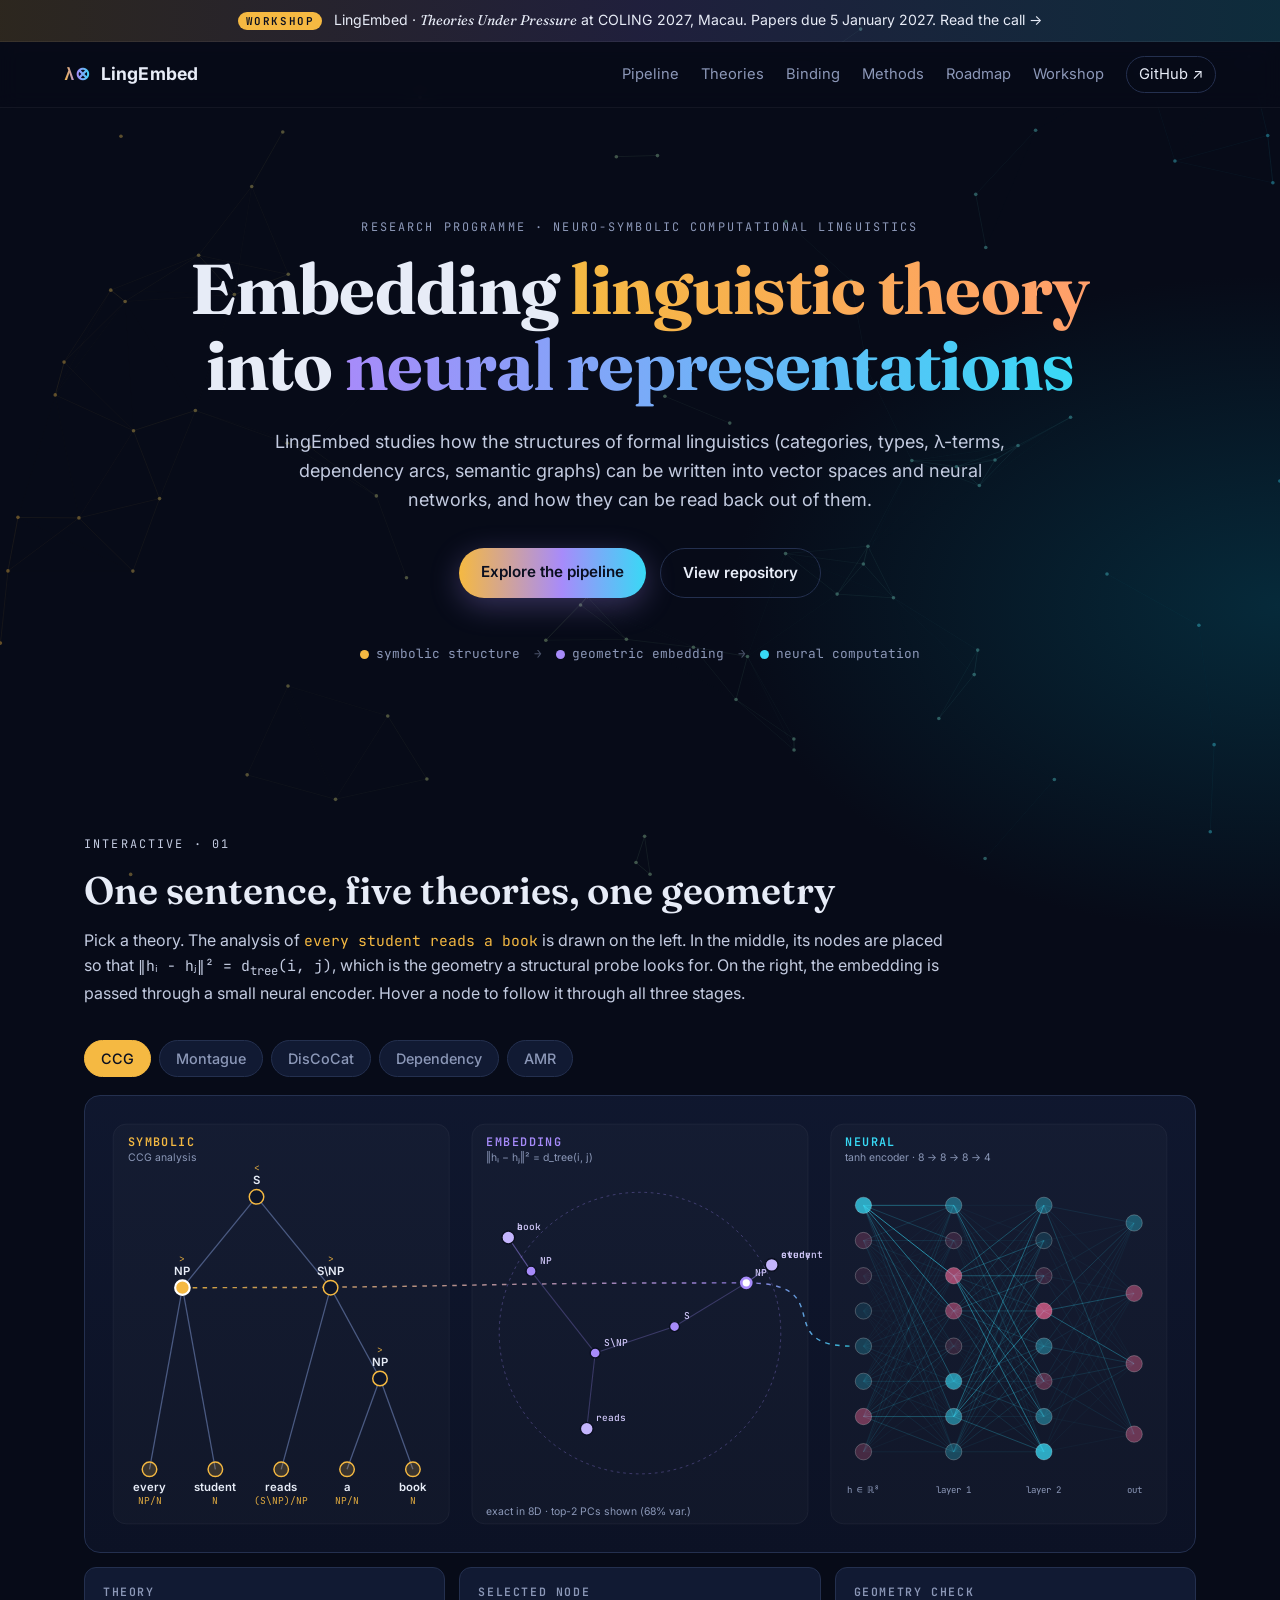
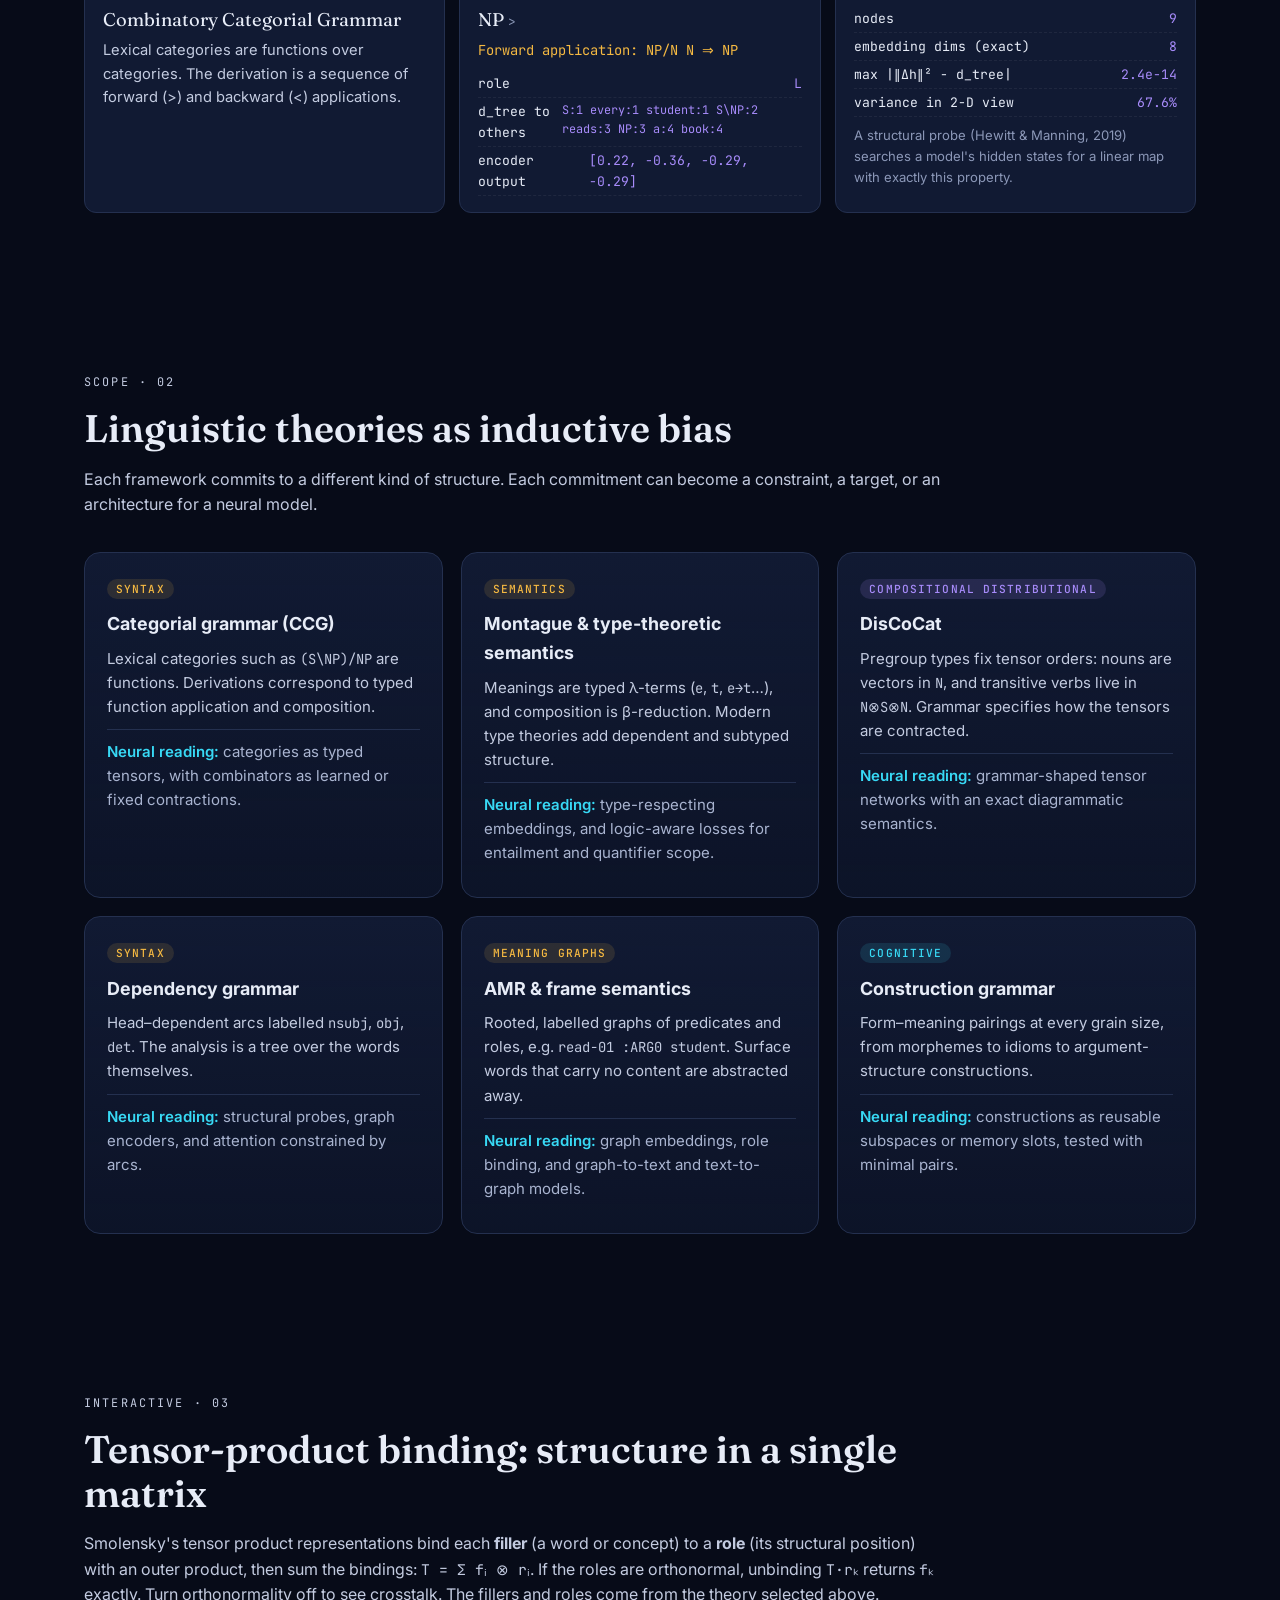
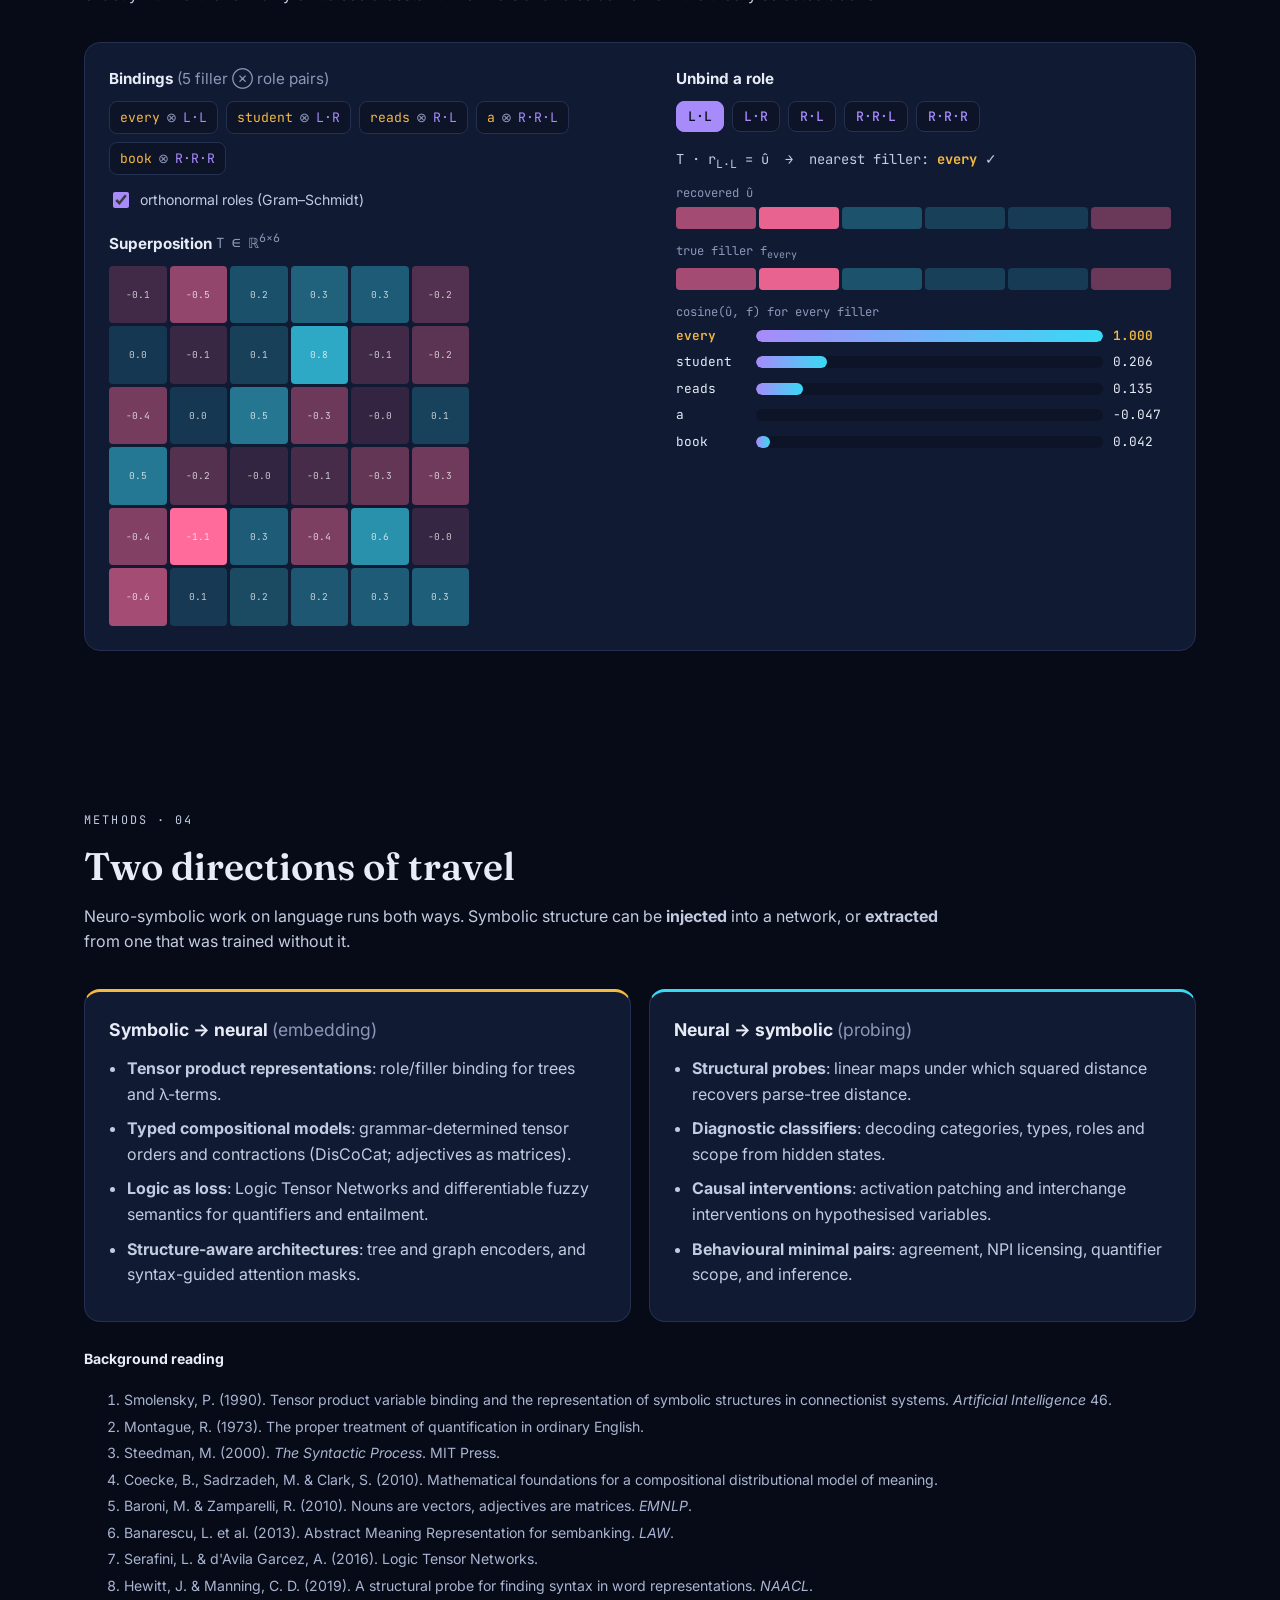
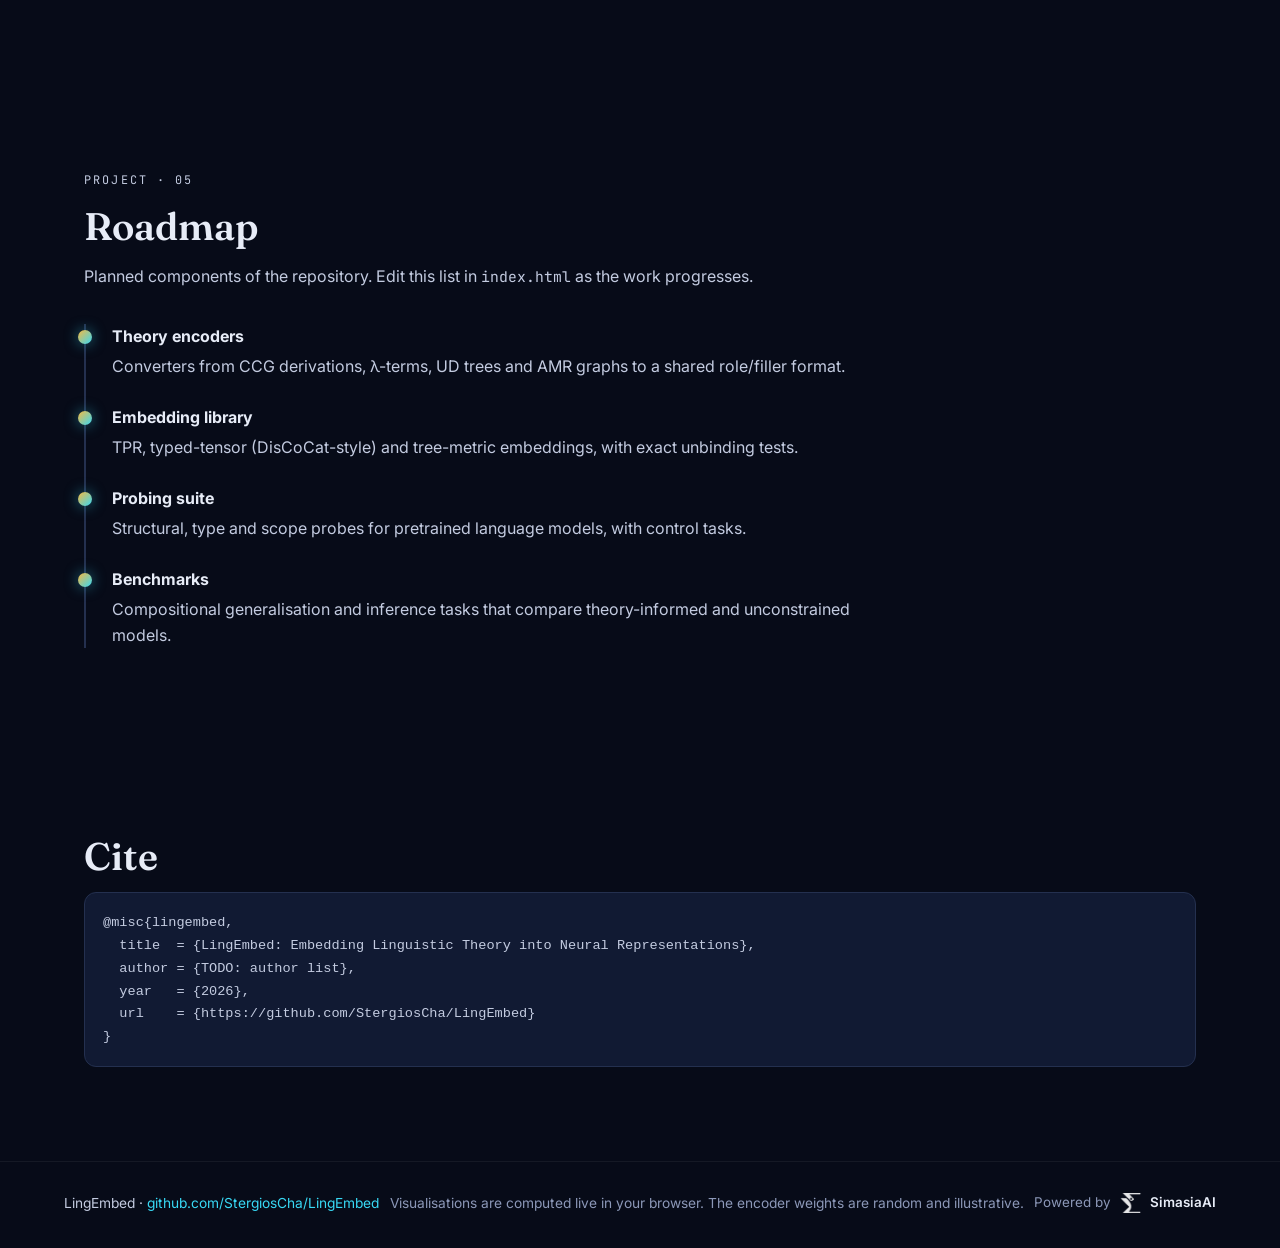
<file: index.html>
<!doctype html>
<html lang="en">
<head>
  <meta charset="utf-8">
  <meta name="viewport" content="width=device-width, initial-scale=1">
  <title>LingEmbed — Embedding linguistic theory into neural representations</title>
  <meta name="description" content="LingEmbed: neuro-symbolic methods for embedding formal linguistic theories (categorial grammar, Montague semantics, DisCoCat, dependency grammar, AMR) into neural representations.">
  <meta property="og:title" content="LingEmbed">
  <meta property="og:description" content="Embedding linguistic theory into neural representations.">
  <link rel="preconnect" href="https://fonts.googleapis.com">
  <link rel="preconnect" href="https://fonts.gstatic.com" crossorigin>
  <link href="https://fonts.googleapis.com/css2?family=Fraunces:opsz,wght@9..144,500;9..144,700&family=Inter:wght@400;500;600;700&family=JetBrains+Mono:wght@400;500&display=swap" rel="stylesheet">
  <link rel="stylesheet" href="assets/style.css">
</head>
<body>
  <canvas id="bg" aria-hidden="true"></canvas>

  <a class="ws-banner" href="https://stergioscha.github.io/LingEmbed-workshop/"><span class="ws-tag">workshop</span> LingEmbed · <i>Theories Under Pressure</i> at COLING 2027, Macau. Papers due 5 January 2027. Read the call →</a>
  <header class="nav">
    <a class="brand" href="#top"><span class="brand-mark">λ⊗</span> LingEmbed</a>
    <nav>
      <a href="#pipeline">Pipeline</a>
      <a href="#theories">Theories</a>
      <a href="#binding">Binding</a>
      <a href="#methods">Methods</a>
      <a href="#roadmap">Roadmap</a>
      <a href="https://stergioscha.github.io/LingEmbed-workshop/">Workshop</a>
      <a class="btn-gh" href="https://github.com/StergiosCha/LingEmbed" target="_blank" rel="noopener">GitHub ↗</a>
    </nav>
  </header>

  <main id="top">
    <!-- HERO -->
    <section class="hero">
      <p class="eyebrow">research programme · neuro-symbolic computational linguistics</p>
      <h1>Embedding <span class="grad-sym">linguistic theory</span><br>into <span class="grad-neu">neural representations</span></h1>
      <p class="lede">LingEmbed studies how the structures of formal linguistics (categories, types, λ-terms, dependency arcs, semantic graphs) can be written into vector spaces and neural networks, and how they can be read back out of them.</p>
      <div class="hero-cta">
        <a class="btn primary" href="#pipeline">Explore the pipeline</a>
        <a class="btn ghost" href="https://github.com/StergiosCha/LingEmbed" target="_blank" rel="noopener">View repository</a>
      </div>
      <div class="hero-legend">
        <span><i class="dot sym"></i>symbolic structure</span>
        <span class="arrow">→</span>
        <span><i class="dot emb"></i>geometric embedding</span>
        <span class="arrow">→</span>
        <span><i class="dot neu"></i>neural computation</span>
      </div>
    </section>

    <!-- PIPELINE -->
    <section id="pipeline" class="block">
      <div class="block-head">
        <p class="eyebrow">interactive · 01</p>
        <h2>One sentence, five theories, one geometry</h2>
        <p>Pick a theory. The analysis of <em class="mono">every student reads a book</em> is drawn on the left. In the middle, its nodes are placed so that <span class="mono">‖hᵢ − hⱼ‖² = d<sub>tree</sub>(i, j)</span>, which is the geometry a structural probe looks for. On the right, the embedding is passed through a small neural encoder. Hover a node to follow it through all three stages.</p>
      </div>

      <div class="tabs" id="theoryTabs" role="tablist"></div>

      <div class="viz-wrap">
        <svg id="pipelineSvg" viewBox="0 0 1200 480" role="img" aria-label="Pipeline from symbolic analysis to embedding to neural network"></svg>
      </div>

      <div class="info-grid">
        <div class="info-card" id="infoTheory"></div>
        <div class="info-card" id="infoNode"></div>
        <div class="info-card" id="infoGeom"></div>
      </div>
    </section>

    <!-- THEORIES -->
    <section id="theories" class="block">
      <div class="block-head">
        <p class="eyebrow">scope · 02</p>
        <h2>Linguistic theories as inductive bias</h2>
        <p>Each framework commits to a different kind of structure. Each commitment can become a constraint, a target, or an architecture for a neural model.</p>
      </div>
      <div class="cards">
        <article class="card">
          <div class="card-tag sym">syntax</div>
          <h3>Categorial grammar (CCG)</h3>
          <p>Lexical categories such as <span class="mono">(S\NP)/NP</span> are functions. Derivations correspond to typed function application and composition.</p>
          <p class="card-neural"><b>Neural reading:</b> categories as typed tensors, with combinators as learned or fixed contractions.</p>
        </article>
        <article class="card">
          <div class="card-tag sym">semantics</div>
          <h3>Montague &amp; type-theoretic semantics</h3>
          <p>Meanings are typed λ-terms (<span class="mono">e</span>, <span class="mono">t</span>, <span class="mono">e→t</span>…), and composition is β-reduction. Modern type theories add dependent and subtyped structure.</p>
          <p class="card-neural"><b>Neural reading:</b> type-respecting embeddings, and logic-aware losses for entailment and quantifier scope.</p>
        </article>
        <article class="card">
          <div class="card-tag emb">compositional distributional</div>
          <h3>DisCoCat</h3>
          <p>Pregroup types fix tensor orders: nouns are vectors in <span class="mono">N</span>, and transitive verbs live in <span class="mono">N⊗S⊗N</span>. Grammar specifies how the tensors are contracted.</p>
          <p class="card-neural"><b>Neural reading:</b> grammar-shaped tensor networks with an exact diagrammatic semantics.</p>
        </article>
        <article class="card">
          <div class="card-tag sym">syntax</div>
          <h3>Dependency grammar</h3>
          <p>Head–dependent arcs labelled <span class="mono">nsubj</span>, <span class="mono">obj</span>, <span class="mono">det</span>. The analysis is a tree over the words themselves.</p>
          <p class="card-neural"><b>Neural reading:</b> structural probes, graph encoders, and attention constrained by arcs.</p>
        </article>
        <article class="card">
          <div class="card-tag sym">meaning graphs</div>
          <h3>AMR &amp; frame semantics</h3>
          <p>Rooted, labelled graphs of predicates and roles, e.g. <span class="mono">read-01 :ARG0 student</span>. Surface words that carry no content are abstracted away.</p>
          <p class="card-neural"><b>Neural reading:</b> graph embeddings, role binding, and graph-to-text and text-to-graph models.</p>
        </article>
        <article class="card">
          <div class="card-tag neu">cognitive</div>
          <h3>Construction grammar</h3>
          <p>Form–meaning pairings at every grain size, from morphemes to idioms to argument-structure constructions.</p>
          <p class="card-neural"><b>Neural reading:</b> constructions as reusable subspaces or memory slots, tested with minimal pairs.</p>
        </article>
      </div>
    </section>

    <!-- BINDING -->
    <section id="binding" class="block">
      <div class="block-head">
        <p class="eyebrow">interactive · 03</p>
        <h2>Tensor-product binding: structure in a single matrix</h2>
        <p>Smolensky's tensor product representations bind each <b>filler</b> (a word or concept) to a <b>role</b> (its structural position) with an outer product, then sum the bindings: <span class="mono">T = Σ fᵢ ⊗ rᵢ</span>. If the roles are orthonormal, unbinding <span class="mono">T·rₖ</span> returns <span class="mono">fₖ</span> exactly. Turn orthonormality off to see crosstalk. The fillers and roles come from the theory selected above.</p>
      </div>

      <div class="binding">
        <div class="binding-left">
          <h4>Bindings <span class="muted" id="bindCount"></span></h4>
          <ul class="bind-list" id="bindList"></ul>
          <label class="toggle"><input type="checkbox" id="orthoToggle" checked> <span>orthonormal roles (Gram–Schmidt)</span></label>
          <h4>Superposition <span class="mono muted">T ∈ ℝ<sup>6×6</sup></span></h4>
          <div class="heat" id="heatT"></div>
        </div>
        <div class="binding-right">
          <h4>Unbind a role</h4>
          <div class="role-btns" id="roleBtns"></div>
          <div class="unbind" id="unbindOut"></div>
        </div>
      </div>
    </section>

    <!-- METHODS -->
    <section id="methods" class="block">
      <div class="block-head">
        <p class="eyebrow">methods · 04</p>
        <h2>Two directions of travel</h2>
        <p>Neuro-symbolic work on language runs both ways. Symbolic structure can be <b>injected</b> into a network, or <b>extracted</b> from one that was trained without it.</p>
      </div>
      <div class="two-col">
        <div class="col sym-col">
          <h3>Symbolic → neural <span class="muted">(embedding)</span></h3>
          <ul>
            <li><b>Tensor product representations</b>: role/filler binding for trees and λ-terms.</li>
            <li><b>Typed compositional models</b>: grammar-determined tensor orders and contractions (DisCoCat; adjectives as matrices).</li>
            <li><b>Logic as loss</b>: Logic Tensor Networks and differentiable fuzzy semantics for quantifiers and entailment.</li>
            <li><b>Structure-aware architectures</b>: tree and graph encoders, and syntax-guided attention masks.</li>
          </ul>
        </div>
        <div class="col neu-col">
          <h3>Neural → symbolic <span class="muted">(probing)</span></h3>
          <ul>
            <li><b>Structural probes</b>: linear maps under which squared distance recovers parse-tree distance.</li>
            <li><b>Diagnostic classifiers</b>: decoding categories, types, roles and scope from hidden states.</li>
            <li><b>Causal interventions</b>: activation patching and interchange interventions on hypothesised variables.</li>
            <li><b>Behavioural minimal pairs</b>: agreement, NPI licensing, quantifier scope, and inference.</li>
          </ul>
        </div>
      </div>

      <div class="refs">
        <h4>Background reading</h4>
        <ol>
          <li>Smolensky, P. (1990). Tensor product variable binding and the representation of symbolic structures in connectionist systems. <i>Artificial Intelligence</i> 46.</li>
          <li>Montague, R. (1973). The proper treatment of quantification in ordinary English.</li>
          <li>Steedman, M. (2000). <i>The Syntactic Process</i>. MIT Press.</li>
          <li>Coecke, B., Sadrzadeh, M. &amp; Clark, S. (2010). Mathematical foundations for a compositional distributional model of meaning.</li>
          <li>Baroni, M. &amp; Zamparelli, R. (2010). Nouns are vectors, adjectives are matrices. <i>EMNLP</i>.</li>
          <li>Banarescu, L. et al. (2013). Abstract Meaning Representation for sembanking. <i>LAW</i>.</li>
          <li>Serafini, L. &amp; d'Avila Garcez, A. (2016). Logic Tensor Networks.</li>
          <li>Hewitt, J. &amp; Manning, C. D. (2019). A structural probe for finding syntax in word representations. <i>NAACL</i>.</li>
        </ol>
      </div>
    </section>

    <!-- ROADMAP -->
    <section id="roadmap" class="block">
      <div class="block-head">
        <p class="eyebrow">project · 05</p>
        <h2>Roadmap</h2>
        <p>Planned components of the repository. Edit this list in <span class="mono">index.html</span> as the work progresses.</p>
      </div>
      <div class="timeline">
        <div class="tl-item"><span class="tl-dot"></span><div><h4>Theory encoders</h4><p>Converters from CCG derivations, λ-terms, UD trees and AMR graphs to a shared role/filler format.</p></div></div>
        <div class="tl-item"><span class="tl-dot"></span><div><h4>Embedding library</h4><p>TPR, typed-tensor (DisCoCat-style) and tree-metric embeddings, with exact unbinding tests.</p></div></div>
        <div class="tl-item"><span class="tl-dot"></span><div><h4>Probing suite</h4><p>Structural, type and scope probes for pretrained language models, with control tasks.</p></div></div>
        <div class="tl-item"><span class="tl-dot"></span><div><h4>Benchmarks</h4><p>Compositional generalisation and inference tasks that compare theory-informed and unconstrained models.</p></div></div>
      </div>
    </section>

    <section class="block cite">
      <h2>Cite</h2>
<pre class="bib"><code>@misc{lingembed,
  title  = {LingEmbed: Embedding Linguistic Theory into Neural Representations},
  author = {TODO: author list},
  year   = {2026},
  url    = {https://github.com/StergiosCha/LingEmbed}
}</code></pre>
    </section>
  </main>

  <footer>
    <span>LingEmbed · <a href="https://github.com/StergiosCha/LingEmbed">github.com/StergiosCha/LingEmbed</a></span>
    <span class="muted">Visualisations are computed live in your browser. The encoder weights are random and illustrative.</span>
    <a class="powered" href="https://simasiaai.gr/" target="_blank" rel="noopener noreferrer"><span>Powered by</span><img src="assets/simasia-mark.png" alt="SimasiaAI" width="22" height="20"><b>SimasiaAI</b></a>
  </footer>

  <script src="assets/app.js"></script>
</body>
</html>
</file>
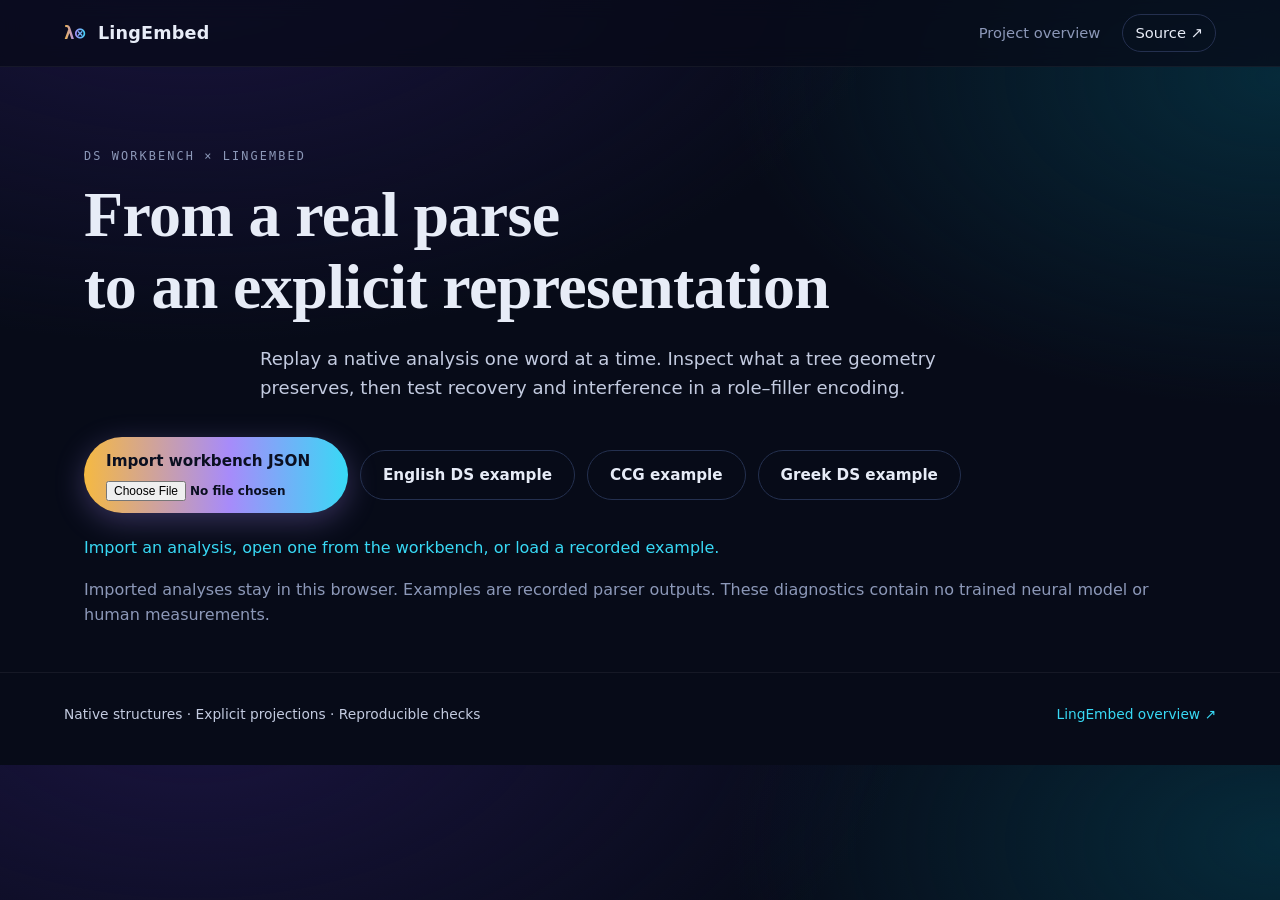
<file: workbench.html>
<!doctype html>
<html lang="en">
<head>
  <meta charset="utf-8"><meta name="viewport" content="width=device-width, initial-scale=1">
  <title>Workbench traces · LingEmbed</title>
  <link rel="stylesheet" href="assets/style.css"><link rel="stylesheet" href="assets/workbench.css">
  <script src="assets/bridge-core.js" defer></script><script src="assets/workbench.js" defer></script>
</head>
<body>
  <header class="nav"><a class="brand" href="index.html"><span class="brand-mark">λ⊗</span> LingEmbed</a><nav><a href="index.html">Project overview</a><a class="btn-gh" href="https://github.com/StergiosCha/LingEmbed">Source ↗</a></nav></header>
  <main>
    <section class="block trace-intro">
      <p class="eyebrow">DS WORKBENCH × LINGEMBED</p><h1>From a real parse<br>to an explicit representation</h1>
      <p class="lede">Replay a native analysis one word at a time. Inspect what a tree geometry preserves, then test recovery and interference in a role–filler encoding.</p>
      <div class="import-controls">
        <label class="btn primary">Import workbench JSON<input id="import-file" type="file" accept=".json,application/json"></label>
        <button class="btn ghost" data-example="ds-english">English DS example</button>
        <button class="btn ghost" data-example="ccg-english">CCG example</button>
        <button class="btn ghost" data-example="ds-greek">Greek DS example</button>
      </div>
      <p id="import-status" role="status">Import an analysis, open one from the workbench, or load a recorded example.</p>
      <p class="muted">Imported analyses stay in this browser. Examples are recorded parser outputs. These diagnostics contain no trained neural model or human measurements.</p>
    </section>
    <section id="trace" class="block" hidden>
      <div class="block-head"><p class="eyebrow" id="engine"></p><h2 id="sentence"></h2><p id="coverage"></p></div>
      <div id="tokens" class="token-strip" aria-label="Native token sequence"></div>
      <div class="replay-controls">
        <button id="previous" class="btn ghost">← Previous</button><button id="play" class="btn ghost">Play replay</button><button id="next" class="btn ghost">Next →</button>
        <label>Recorded state <input id="frame" type="range" min="0" value="0"></label>
      </div>
      <p id="prefix" class="prefix" aria-live="polite"></p>
      <label id="alternative-label">Exported analysis <select id="alternative"></select></label><p id="alternatives-note" class="muted"></p>
      <div id="empty-state" class="card" hidden></div>
      <div id="structure-panels" class="trace-grid">
        <article class="card native-card"><div class="card-tag sym">native structure</div><h3 id="structure-kind"></h3><p id="structure-note" class="muted"></p>
          <div class="tree-scroll"><svg id="native-tree" role="img" aria-label="Native analysis tree"></svg></div>
          <h4>Selected node</h4><pre id="node-detail"></pre>
        </article>
        <article class="card"><div class="card-tag emb">encoding diagnostics</div><h3>What survives the encoding?</h3>
          <h4>Tree geometry</h4><p id="geometry-result"></p><p class="muted">One coordinate per edge: ‖hᵢ − hⱼ‖² = d_tree(i,j). The matrix shows full tree distances. Types, meanings and edge labels are absent from this geometry.</p>
          <div class="matrix-scroll"><table id="distance-matrix" aria-label="Tree distances"></table></div>
          <h4>Role–filler recovery</h4><label>Shared role component ρ <input id="overlap" type="range" min="0" max="1" step="0.25" value="0"><output id="overlap-value">0</output></label>
          <p id="binding-result" aria-live="polite"></p>
          <p class="muted">The same categorical fillers and decoder are used in every condition. The role dot product is ρ between different nodes. The codebook contains complete node and outgoing-edge records; it is supplied to the decoder.</p>
          <div class="matrix-scroll"><table id="sweep"><thead><tr><th>ρ</th><th>Max vector error</th><th>Unique recovery</th><th>Tied queries</th></tr></thead><tbody></tbody></table></div>
          <p class="muted">Overlap can distort vectors without changing the decoded record. At ρ = 1, multiple roles become indistinguishable. This is a binding diagnostic, not a fitted model of memory.</p>
          <button id="download-diagnostic" class="btn ghost">Download encoding check</button>
        </article>
      </div>
      <details open><summary>What this export preserves and omits</summary><div id="projection"></div></details>
      <details><summary>Recorded native state</summary><pre id="native-state"></pre></details>
      <details><summary>Source and version information</summary><pre id="provenance"></pre></details>
    </section>
  </main>
  <footer><span>Native structures · Explicit projections · Reproducible checks</span><a href="index.html">LingEmbed overview ↗</a></footer>
</body></html>
</file>
<file: assets/style.css>
:root{
  --bg:#070b18; --bg2:#0d1428; --panel:#111a33; --line:#24304f;
  --text:#e7ecf7; --muted:#8c98b8;
  --sym:#f5b942; --emb:#a78bfa; --neu:#38d9f5; --neg:#ff6b9a;
  --radius:16px;
  --serif:'Fraunces',Georgia,serif; --sans:'Inter',system-ui,-apple-system,sans-serif; --mono:'JetBrains Mono',ui-monospace,Menlo,monospace;
}
*{box-sizing:border-box}
html{scroll-behavior:smooth}
body{margin:0;background:radial-gradient(1200px 700px at 15% -10%,#1a1440 0%,transparent 60%),radial-gradient(1000px 600px at 100% 10%,#062a3a 0%,transparent 55%),var(--bg);color:var(--text);font-family:var(--sans);line-height:1.6;-webkit-font-smoothing:antialiased}
#bg{position:fixed;inset:0;width:100%;height:100%;z-index:-1;opacity:.55;pointer-events:none}
a{color:var(--neu);text-decoration:none}
a:hover{text-decoration:underline}
.mono{font-family:var(--mono);font-size:.92em}
.muted{color:var(--muted);font-weight:400}
em.mono{font-style:normal;color:var(--sym)}

/* nav */
.nav{position:sticky;top:0;z-index:10;display:flex;justify-content:space-between;align-items:center;padding:14px 5vw;background:rgba(7,11,24,.72);backdrop-filter:blur(10px);border-bottom:1px solid rgba(255,255,255,.05)}
.brand{font-weight:700;color:var(--text);font-size:1.1rem;letter-spacing:.2px}
.brand:hover{text-decoration:none}
.brand-mark{font-family:var(--mono);background:linear-gradient(90deg,var(--sym),var(--emb),var(--neu));-webkit-background-clip:text;background-clip:text;color:transparent;margin-right:6px}
.nav nav{display:flex;gap:22px;align-items:center;flex-wrap:wrap}
.nav nav a{color:var(--muted);font-size:.92rem}
.nav nav a:hover{color:var(--text);text-decoration:none}
.btn-gh{border:1px solid var(--line);padding:6px 12px;border-radius:999px;color:var(--text)!important}

/* hero */
.hero{max-width:1100px;margin:0 auto;padding:110px 5vw 90px;text-align:center}
.eyebrow{font-family:var(--mono);text-transform:uppercase;letter-spacing:.18em;font-size:.74rem;color:var(--muted);margin:0 0 14px}
h1{font-family:var(--serif);font-weight:700;font-size:clamp(2.4rem,5.6vw,4.4rem);line-height:1.08;margin:0 0 24px;letter-spacing:-.01em}
.grad-sym{background:linear-gradient(90deg,var(--sym),#ff9f6b);-webkit-background-clip:text;background-clip:text;color:transparent}
.grad-neu{background:linear-gradient(90deg,var(--emb),var(--neu));-webkit-background-clip:text;background-clip:text;color:transparent}
.lede{max-width:760px;margin:0 auto 34px;color:#c3cbe0;font-size:1.13rem}
.hero-cta{display:flex;gap:14px;justify-content:center;flex-wrap:wrap}
.btn{display:inline-block;padding:12px 22px;border-radius:999px;font-weight:600;font-size:.95rem;transition:transform .15s,box-shadow .15s}
.btn:hover{text-decoration:none;transform:translateY(-1px)}
.btn.primary{background:linear-gradient(90deg,var(--sym),var(--emb) 55%,var(--neu));color:#0a0f20;box-shadow:0 8px 30px rgba(167,139,250,.3)}
.btn.ghost{border:1px solid var(--line);color:var(--text)}
.hero-legend{margin-top:46px;display:flex;gap:14px;justify-content:center;align-items:center;flex-wrap:wrap;font-family:var(--mono);font-size:.8rem;color:var(--muted)}
.hero-legend .arrow{opacity:.5}
.dot{display:inline-block;width:9px;height:9px;border-radius:50%;margin-right:7px;vertical-align:middle}
.dot.sym{background:var(--sym)}.dot.emb{background:var(--emb)}.dot.neu{background:var(--neu)}

/* blocks */
.block{max-width:1240px;margin:0 auto;padding:80px 5vw}
.block-head{max-width:860px;margin-bottom:34px}
h2{font-family:var(--serif);font-weight:600;font-size:clamp(1.7rem,3vw,2.4rem);margin:0 0 14px;line-height:1.15}
.block-head p{color:#c3cbe0}

/* tabs */
.tabs{display:flex;gap:8px;flex-wrap:wrap;margin-bottom:18px}
.tab{background:var(--panel);border:1px solid var(--line);color:var(--muted);padding:9px 16px;border-radius:999px;cursor:pointer;font:500 .9rem var(--sans);transition:all .15s}
.tab:hover{color:var(--text);border-color:#3a4a75}
.tab.active{color:#0a0f20;background:var(--sym);border-color:var(--sym)}

/* pipeline svg */
.viz-wrap{background:linear-gradient(180deg,rgba(17,26,51,.85),rgba(13,20,40,.85));border:1px solid var(--line);border-radius:var(--radius);padding:10px;overflow:hidden}
#pipelineSvg{width:100%;height:auto;display:block}
.panel-bg{fill:rgba(255,255,255,.018);stroke:rgba(255,255,255,.06)}
.panel-title{font:600 13px var(--mono);letter-spacing:.12em;text-transform:uppercase}
.panel-sub{font:400 11.5px var(--sans);fill:var(--muted)}
.t-edge{stroke:#4b5a82;stroke-width:1.4;fill:none}
.t-node circle{fill:var(--bg2);stroke:var(--sym);stroke-width:1.6;transition:all .25s}
.t-node.word circle{fill:rgba(245,185,66,.18)}
.t-node text.lab{font:600 12.5px var(--sans);fill:var(--text);text-anchor:middle}
.t-node text.sub{font:400 10.5px var(--mono);fill:var(--sym);text-anchor:middle;opacity:.9}
.t-node text.rel{font:400 10px var(--mono);fill:var(--muted);text-anchor:middle}
.t-node{cursor:pointer}
.t-node.active circle{fill:var(--sym);stroke:#fff;stroke-width:2.4}
.e-edge{stroke:rgba(167,139,250,.28);stroke-width:1.2}
.e-pt{fill:var(--emb);stroke:#0a0f20;stroke-width:1.5;cursor:pointer;transition:all .25s}
.e-pt.word{fill:#c4b5fd}
.e-pt.active{fill:#fff;stroke:var(--emb);stroke-width:3}
.e-lab{font:500 10.5px var(--mono);fill:#cfc6f7;pointer-events:none}
.e-ring{fill:none;stroke:var(--emb);stroke-opacity:.35;stroke-dasharray:3 4}
.n-edge{stroke:var(--neu);stroke-width:1;transition:stroke-opacity .35s}
.n-node{stroke:rgba(255,255,255,.25);stroke-width:1;transition:fill .35s,fill-opacity .35s}
.n-lab{font:400 10px var(--mono);fill:var(--muted);text-anchor:middle}
.link{fill:none;stroke-width:1.6;stroke-dasharray:5 6;animation:flow 1.1s linear infinite;opacity:.85}
@keyframes flow{to{stroke-dashoffset:-22}}

.info-grid{display:grid;grid-template-columns:repeat(3,1fr);gap:14px;margin-top:14px}
.info-card{background:var(--panel);border:1px solid var(--line);border-radius:12px;padding:16px 18px;font-size:.92rem;min-height:120px}
.info-card h5{margin:0 0 6px;font:600 .72rem var(--mono);letter-spacing:.14em;text-transform:uppercase;color:var(--muted)}
.info-card .big{font-family:var(--serif);font-size:1.15rem;margin-bottom:4px}
.info-card code{font-family:var(--mono);font-size:.86rem;color:var(--sym);word-break:break-word}
.kv{display:flex;justify-content:space-between;font-family:var(--mono);font-size:.82rem;border-bottom:1px dashed rgba(255,255,255,.06);padding:3px 0}
.kv span:last-child{color:var(--emb)}

/* cards */
.cards{display:grid;grid-template-columns:repeat(auto-fill,minmax(300px,1fr));gap:18px}
.card{background:linear-gradient(180deg,var(--panel),rgba(17,26,51,.6));border:1px solid var(--line);border-radius:var(--radius);padding:22px;transition:transform .2s,border-color .2s}
.card:hover{transform:translateY(-3px);border-color:#3b4b78}
.card h3{margin:10px 0 8px;font-size:1.12rem}
.card p{margin:0 0 10px;color:#c3cbe0;font-size:.94rem}
.card-neural{border-top:1px solid var(--line);padding-top:10px;color:#a9b4d0!important}
.card-neural b{color:var(--neu);font-weight:600}
.card-tag{display:inline-block;font:500 .7rem var(--mono);letter-spacing:.1em;text-transform:uppercase;padding:3px 9px;border-radius:999px}
.card-tag.sym{background:rgba(245,185,66,.12);color:var(--sym)}
.card-tag.emb{background:rgba(167,139,250,.14);color:var(--emb)}
.card-tag.neu{background:rgba(56,217,245,.12);color:var(--neu)}

/* binding */
.binding{display:grid;grid-template-columns:1.1fr 1fr;gap:22px;background:var(--panel);border:1px solid var(--line);border-radius:var(--radius);padding:24px}
.binding h4{margin:0 0 10px;font-size:.95rem}
.bind-list{list-style:none;padding:0;margin:0 0 14px;display:flex;flex-wrap:wrap;gap:8px}
.bind-list li{font-family:var(--mono);font-size:.82rem;background:var(--bg2);border:1px solid var(--line);border-radius:8px;padding:5px 10px}
.bind-list .f{color:var(--sym)}.bind-list .r{color:var(--emb)}.bind-list .op{color:var(--muted);margin:0 6px}
.toggle{display:flex;gap:8px;align-items:center;font-size:.88rem;color:#c3cbe0;margin:4px 0 18px;cursor:pointer}
.toggle input{accent-color:var(--emb);width:16px;height:16px}
.heat{display:grid;grid-template-columns:repeat(6,1fr);gap:3px;max-width:360px}
.heat div{aspect-ratio:1;border-radius:4px;display:flex;align-items:center;justify-content:center;font:400 9.5px var(--mono);color:rgba(255,255,255,.75)}
.role-btns{display:flex;flex-wrap:wrap;gap:8px;margin-bottom:16px}
.role-btns button{background:var(--bg2);border:1px solid var(--line);color:var(--emb);font:500 .82rem var(--mono);padding:6px 11px;border-radius:8px;cursor:pointer}
.role-btns button.active{background:var(--emb);color:#0a0f20;border-color:var(--emb)}
.unbind .formula{font-family:var(--mono);font-size:.86rem;color:#c3cbe0;margin-bottom:12px}
.bars{display:grid;grid-template-columns:70px 1fr 58px;gap:6px 10px;align-items:center;font-family:var(--mono);font-size:.8rem}
.bar{height:12px;background:var(--bg2);border-radius:6px;overflow:hidden}
.bar i{display:block;height:100%;border-radius:6px;background:linear-gradient(90deg,var(--emb),var(--neu));transition:width .4s}
.bars .best{color:var(--sym);font-weight:600}
.vecrow{display:flex;gap:3px;margin:6px 0 14px}
.vecrow div{flex:1;height:22px;border-radius:4px}
.vec-label{font:400 .76rem var(--mono);color:var(--muted)}

/* methods */
.two-col{display:grid;grid-template-columns:1fr 1fr;gap:18px}
.col{background:var(--panel);border:1px solid var(--line);border-radius:var(--radius);padding:24px}
.col h3{margin:0 0 12px;font-size:1.1rem}
.col ul{margin:0;padding-left:18px;color:#c3cbe0}
.col li{margin-bottom:9px}
.sym-col{border-top:3px solid var(--sym)}
.neu-col{border-top:3px solid var(--neu)}
.refs{margin-top:26px;color:#a9b4d0;font-size:.88rem}
.refs h4{color:var(--text)}
.refs li{margin-bottom:4px}

/* timeline */
.timeline{position:relative;padding-left:26px;border-left:2px solid var(--line);max-width:800px}
.tl-item{position:relative;display:flex;gap:16px;margin-bottom:26px}
.tl-dot{position:absolute;left:-34px;top:6px;width:14px;height:14px;border-radius:50%;background:linear-gradient(135deg,var(--sym),var(--neu));box-shadow:0 0 14px rgba(56,217,245,.5)}
.tl-item h4{margin:0 0 4px}
.tl-item p{margin:0;color:#c3cbe0}

.cite .bib{background:var(--panel);border:1px solid var(--line);border-radius:12px;padding:18px;overflow:auto;font-family:var(--mono);font-size:.85rem;color:#c3cbe0}
footer{display:flex;justify-content:space-between;flex-wrap:wrap;gap:10px;padding:30px 5vw 40px;border-top:1px solid rgba(255,255,255,.06);font-size:.86rem;color:#c3cbe0}

@media (max-width:900px){
  .info-grid,.binding,.two-col{grid-template-columns:1fr}
  .nav nav a:not(.btn-gh){display:none}
}
@media (prefers-reduced-motion:reduce){
  .link{animation:none}
  html{scroll-behavior:auto}
}

/* workshop banner */
.ws-banner{display:block;text-align:center;padding:9px 5vw;font-size:.88rem;color:#e7ecf7;background:linear-gradient(90deg,rgba(245,185,66,.16),rgba(167,139,250,.16),rgba(56,217,245,.16));border-bottom:1px solid rgba(255,255,255,.06)}
.ws-banner:hover{text-decoration:none;color:#fff}
.ws-banner i{font-family:var(--serif);font-style:italic}
.ws-tag{font:600 .68rem var(--mono);letter-spacing:.14em;text-transform:uppercase;background:var(--sym);color:#0a0f20;padding:2px 8px;border-radius:999px;margin-right:8px}

/* powered by */
.powered{display:inline-flex;align-items:center;gap:8px;color:var(--muted);font-size:.84rem;text-decoration:none}
.powered:hover{color:var(--text);text-decoration:none}
.powered img{height:20px;width:auto;opacity:.9}
.powered b{font-weight:600;color:var(--text)}
</file>
<file: assets/workbench.css>
.trace-intro{padding-bottom:28px}.trace-intro h1{font-size:clamp(2.3rem,5vw,4.3rem);line-height:1.12;margin:12px 0 22px}
.import-controls,.replay-controls{display:flex;gap:12px;flex-wrap:wrap;align-items:center;margin:22px 0}
button,input,select{font:inherit}button{cursor:pointer}button.btn.ghost{background:transparent;color:var(--text)}button.btn.ghost:hover{background:#ffffff0c}button:disabled{opacity:.4;cursor:default}input[type=file]{display:block;width:220px;max-width:100%;font-size:.75rem;margin-top:8px}
.import-controls>label{display:block}#import-status{color:var(--neu)}#import-status.error{color:#ff8b9d}
.trace-grid{display:grid;grid-template-columns:minmax(0,1fr) minmax(0,1fr);gap:20px;margin:24px 0}.trace-grid>.card{min-width:0}
.trace-grid p,.prefix,pre,#sentence{overflow-wrap:anywhere}.trace-grid h4{margin:24px 0 10px}
pre{white-space:pre-wrap;font:400 .8rem/1.6 var(--mono);max-height:420px;overflow:auto;color:#c3cbe0}
.token-strip{display:flex;flex-wrap:wrap;gap:7px}.token-strip button{padding:8px 11px;border:1px solid var(--line);border-radius:8px;background:var(--panel);color:var(--text)}
.token-strip button.context{border-style:dashed}.token-strip button.future{opacity:.45}.token-strip button[aria-pressed=true]{border-color:var(--sym);background:#f5b94220}
.replay-controls label{display:flex;align-items:center;gap:10px}.prefix{font:400 .92rem/1.7 var(--mono);color:var(--sym)}
select{max-width:100%;background:var(--panel);color:var(--text);border:1px solid var(--line);padding:8px;border-radius:8px}
.tree-scroll,.matrix-scroll{overflow:auto;max-width:100%;margin:16px 0}.tree-scroll{max-height:620px}.tree-scroll svg{width:100%;min-width:460px;display:block}
#native-tree line{stroke:#56617c;stroke-width:1.5}#native-tree .node{cursor:pointer}#native-tree rect{fill:#17253d;stroke:#596789}#native-tree .selected rect{stroke:var(--sym);stroke-width:2}#native-tree text{font:11px var(--mono);fill:#e9edf5}#native-tree .edge-role{font-size:9px;fill:#aab5cf}
table{border-collapse:collapse;width:100%;font:400 .78rem/1.5 var(--mono)}td,th{text-align:left;padding:8px;border-bottom:1px solid var(--line);white-space:nowrap}#distance-matrix td{text-align:center;min-width:28px;padding:5px}#distance-matrix th{max-width:100px;overflow:hidden;text-overflow:ellipsis}
details{border-top:1px solid var(--line);padding:18px 0}summary{cursor:pointer;color:var(--emb)}#projection p{margin:12px 0}#projection li{color:#c3cbe0;margin:7px 0}
input[type=range]{accent-color:var(--emb);max-width:45vw}.trace-grid label{display:flex;align-items:center;gap:10px;flex-wrap:wrap}
[hidden]{display:none!important}button:focus-visible,a:focus-visible,input:focus-visible,select:focus-visible,[tabindex]:focus-visible{outline:2px solid var(--neu);outline-offset:4px}
@media(max-width:950px){.trace-grid{grid-template-columns:1fr}.block{padding-left:5vw;padding-right:5vw}.import-controls .btn{font-size:.85rem}.replay-controls{gap:8px}.trace-intro .lede{font-size:1rem}}
</file>
